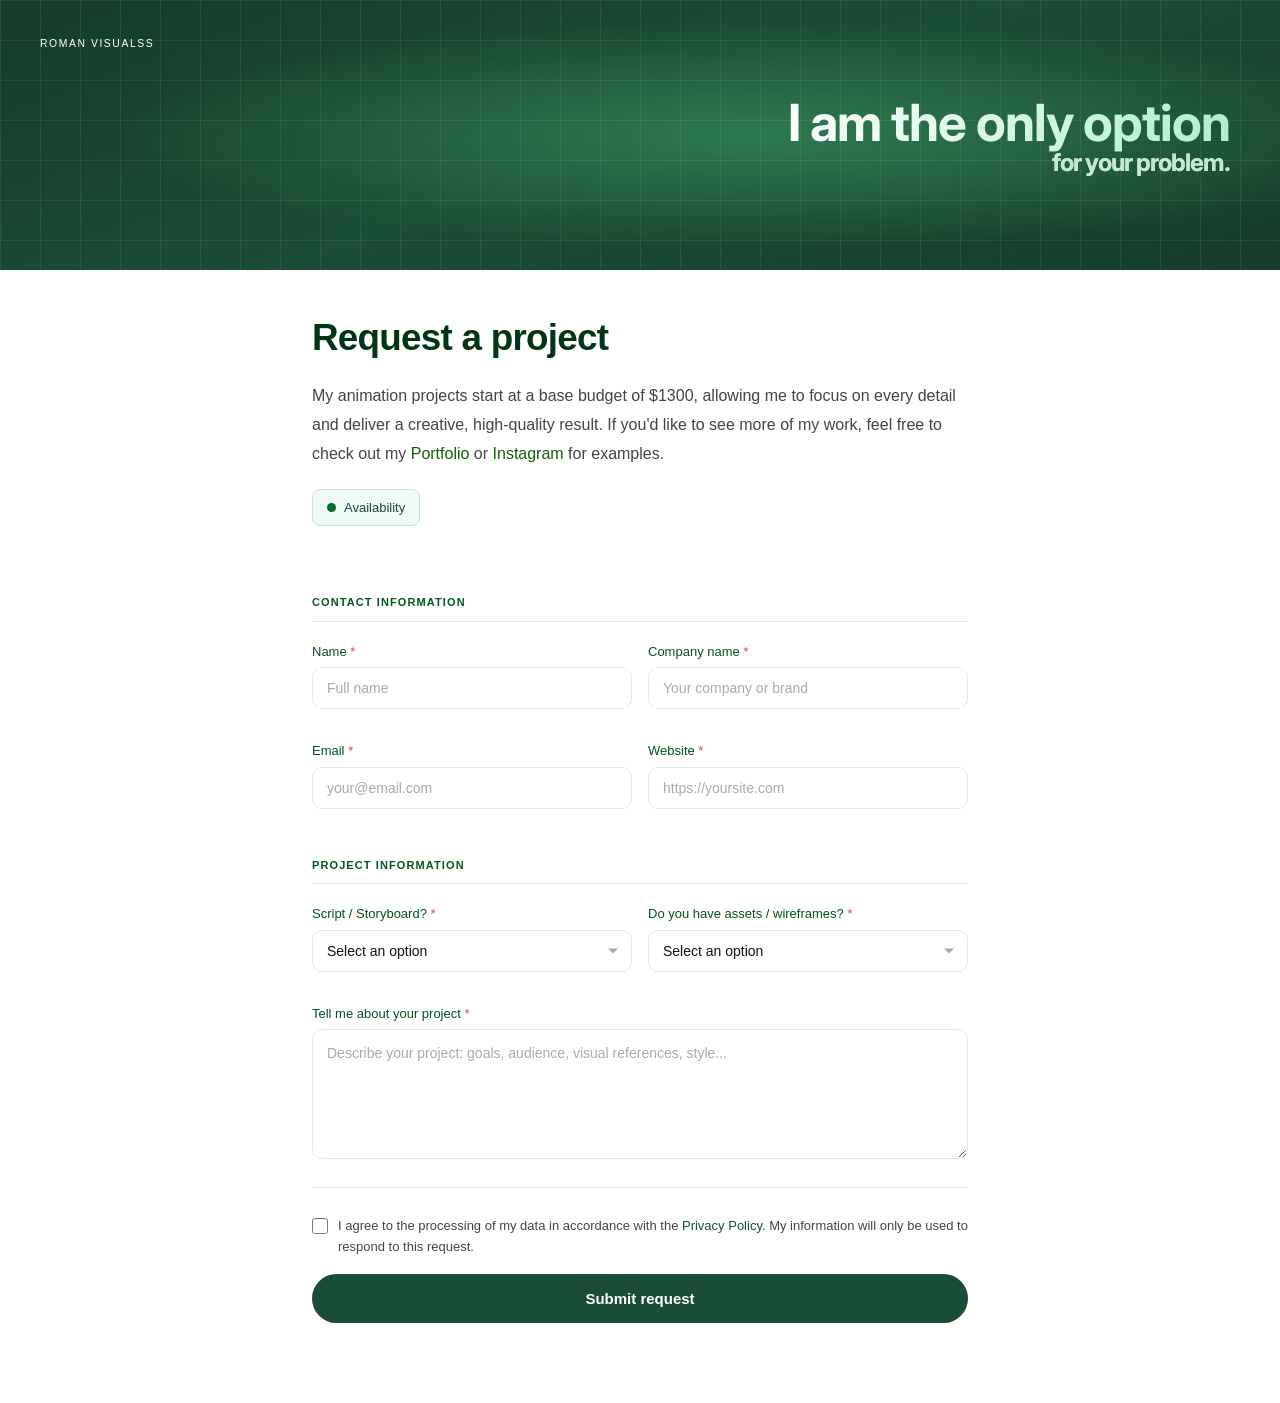
<file: index.html>
<!DOCTYPE html>
<html lang="en">
<head>
  <meta charset="UTF-8" />
  <meta name="viewport" content="width=device-width, initial-scale=1.0" />
  <title>Project Request | roman.visualss</title>
  <link href="https://fonts.googleapis.com/css2?family=Inter:wght@400;500;600&display=swap" rel="stylesheet">
  <link rel="icon" type="image/x-icon" href="FotoempresaIcon.ico">
  <link rel="stylesheet" href="style.css" />
</head>
<body>

<div class="top-bar">
  <span class="top-title">ROMAN <span class="grad">VISUALSS</span></span>
  <p class="top-tagline">
    <span class="line1">I am the only option</span>
    <span class="sub-line">for your problem.</span>
  </p>
</div>

<div class="container">

  <div id="formView">
    <h1>Request a project</h1>

    <p class="intro">
      My animation projects start at a base budget of $1300, allowing me to focus on every detail and deliver a creative, high-quality result. If you'd like to see more of my work, feel free to check out my <a href="https://www.behance.net/ronaldmaldonado5" target="_blank">Portfolio</a> or <a href="https://www.instagram.com/roman.visualss/" target="_blank">Instagram</a> for examples.
    </p>

    <div class="avail">
      <span class="dot"></span>
      Availability
    </div>

    <form id="projectForm" onsubmit="submitForm(event)" novalidate>

      <div class="section-title">Contact Information</div>

      <div class="field-row">
        <div class="field">
          <label>Name <span class="req">*</span></label>
          <input type="text" id="name" placeholder="Full name" />
          <p class="err-msg" id="err-name">Please enter your name.</p>
        </div>
        <div class="field">
          <label>Company name <span class="req">*</span></label>
          <input type="text" id="company" placeholder="Your company or brand" />
          <p class="err-msg" id="err-company">Please enter your company name.</p>
        </div>
      </div>

      <div class="field-row">
        <div class="field">
          <label>Email <span class="req">*</span></label>
          <input type="email" id="email" placeholder="your@email.com" />
          <p class="err-msg" id="err-email">Please enter a valid email.</p>
        </div>
        <div class="field">
          <label>Website <span class="req">*</span></label>
          <input type="url" id="website" placeholder="https://yoursite.com" />
          <p class="err-msg" id="err-website">Please enter your website.</p>
        </div>
      </div>

      <div class="section-title">Project Information</div>

      <div class="field-row">
        <div class="field">
          <label for="script">Script / Storyboard? <span class="req">*</span></label>
          <div class="select-wrap">
            <select id="script">
              <option value="" disabled selected>Select an option</option>
              <option value="yes">Yes, I have one</option>
              <option value="in-progress">In progress</option>
              <option value="no">Not yet</option>
            </select>
          </div>
          <p class="err-msg" id="err-script">Please select an option.</p>
        </div>
        <div class="field">
          <label for="assets">Do you have assets / wireframes? <span class="req">*</span></label>
          <div class="select-wrap">
            <select id="assets">
              <option value="" disabled selected>Select an option</option>
              <option value="yes">Yes</option>
              <option value="some">Some of them</option>
              <option value="no">No</option>
            </select>
          </div>
          <p class="err-msg" id="err-assets">Please select an option.</p>
        </div>
      </div>

      <div class="field">
        <label for="message">Tell me about your project <span class="req">*</span></label>
        <textarea id="message" placeholder="Describe your project: goals, audience, visual references, style..."></textarea>
        <p class="err-msg" id="err-message">Please describe your project (at least 20 characters).</p>
      </div>

      <hr />

      <div class="privacy-row">
        <input type="checkbox" id="privacy" />
        <label class="privacy-label" for="privacy">
          I agree to the processing of my data in accordance with the
          <a href="privacy.html" target="_blank">Privacy Policy</a>.
          My information will only be used to respond to this request.
        </label>
      </div>
      <p class="err-msg" id="err-privacy">You must accept the privacy policy.</p>

      <button type="submit" class="submit-btn">Submit request</button>

    </form>
  </div>

  <div id="successView" class="hidden success">
    <h1>Thank you</h1>
    <p>
      Thank you for submitting your request. I'll carefully review all the details and get back to you within <strong>48 hours</strong> with a response and the next steps.
    </p>
    <p>
      In the meantime, feel free to explore more of my work on
      <a href="https://www.instagram.com/roman.visualss/" target="_blank">Instagram</a>.
    </p>
    <p class="signature">— roman.visualss</p>
  </div>

</div>

<script src="main.js"></script>

</body>
</html>
</file>
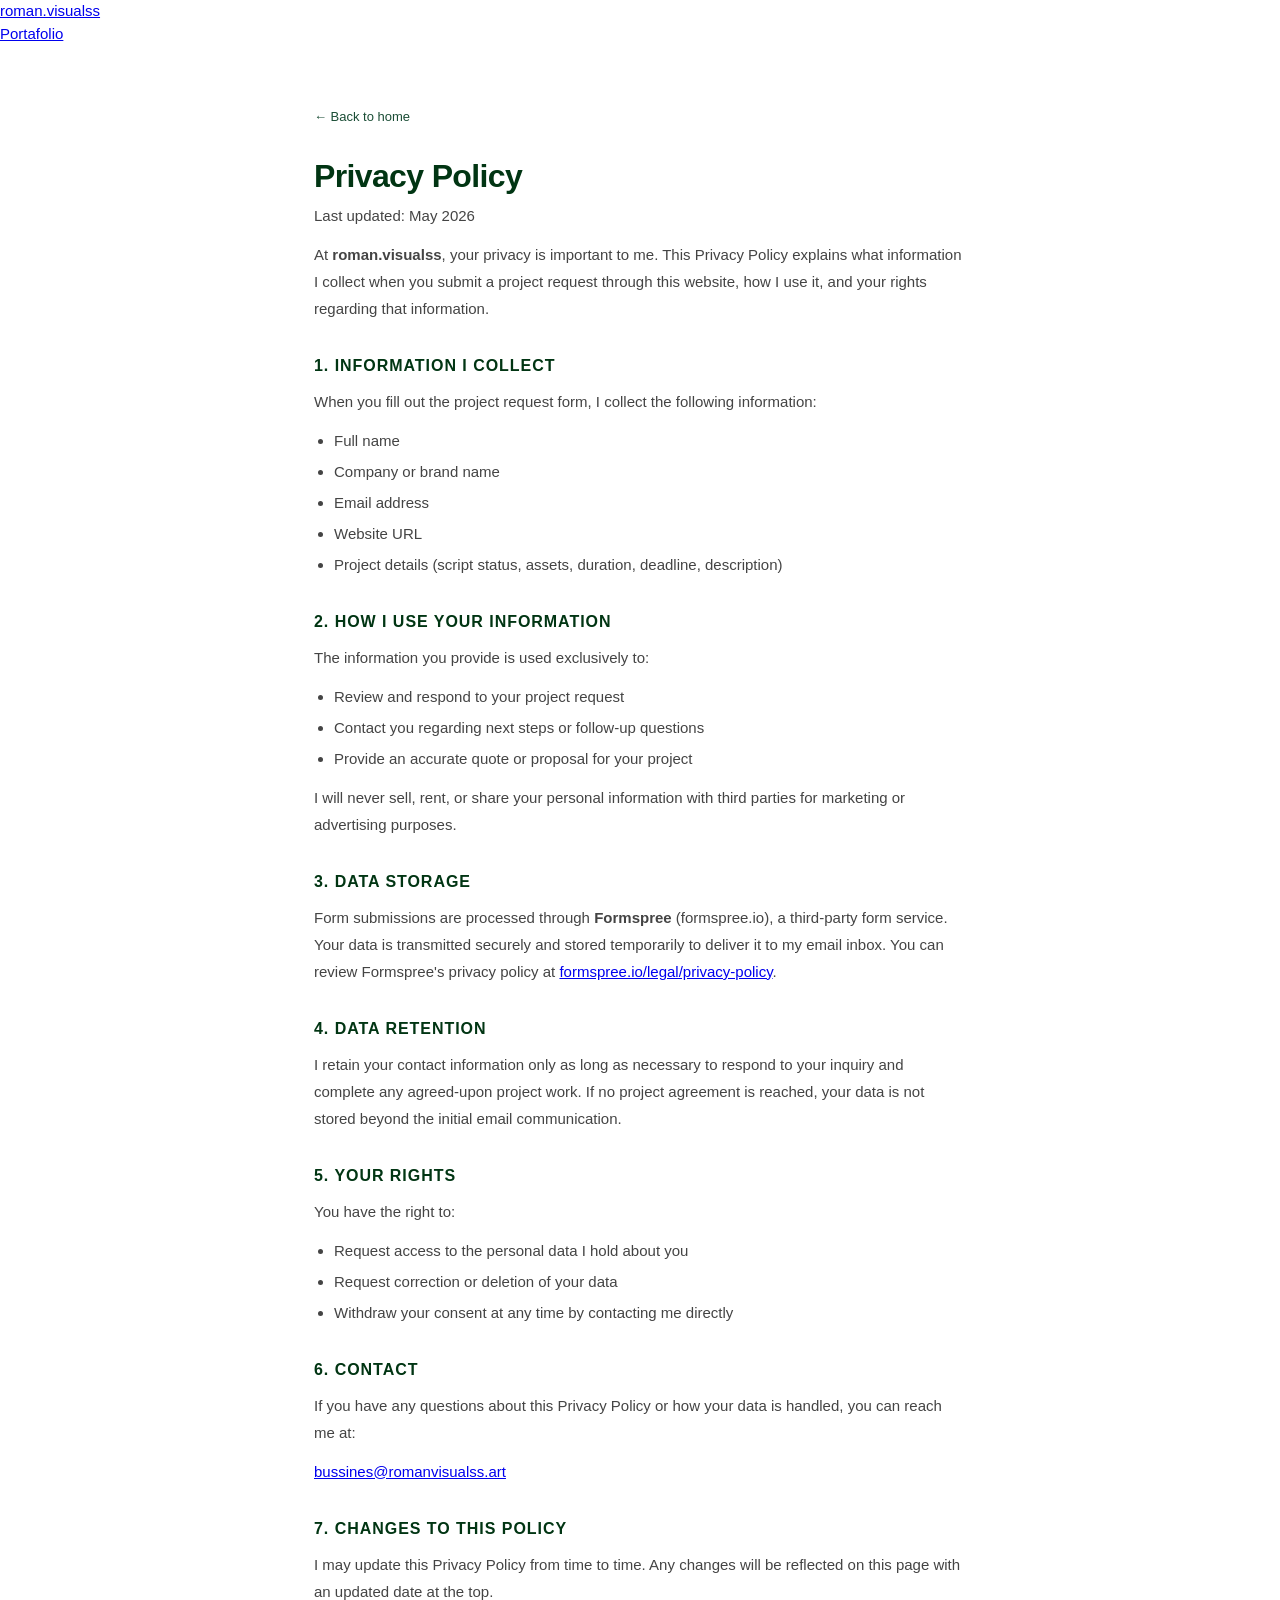
<file: privacy.html>
<!DOCTYPE html>
<html lang="en">
<head>
  <meta charset="UTF-8" />
  <meta name="viewport" content="width=device-width, initial-scale=1.0" />
  <link rel="icon" type="image/x-icon" href="FotoempresaIcon.ico">
  <title>Privacy Policy | roman.visualss</title>
  <link href="https://fonts.googleapis.com/css2?family=Inter:wght@400;500;600&display=swap" rel="stylesheet">
  <link rel="stylesheet" href="style.css" />
  <style>
    .privacy-page {
      max-width: 700px;
      margin: 0 auto;
      padding: 60px 24px 80px;
    }

    .privacy-page h1 {
      font-size: 2rem;
      margin-bottom: 8px;
    }

    .privacy-date {
      font-size: 13px;
      color: #999;
      margin-bottom: 40px;
    }

    .privacy-page h2 {
      font-size: 1rem;
      font-weight: 600;
      color: #013513;
      margin: 32px 0 10px;
      text-transform: uppercase;
      letter-spacing: 0.06em;
    }

    .privacy-page p {
      font-size: 15px;
      color: #444;
      line-height: 1.8;
      margin-bottom: 12px;
    }

    .privacy-page ul {
      padding-left: 20px;
      margin-bottom: 12px;
    }

    .privacy-page ul li {
      font-size: 15px;
      color: #444;
      line-height: 1.8;
      margin-bottom: 4px;
    }

    .back-link {
      display: inline-flex;
      align-items: center;
      gap: 6px;
      font-size: 13px;
      color: #1a4d35;
      text-decoration: none;
      margin-bottom: 32px;
      font-weight: 500;
    }

    .back-link:hover { text-decoration: underline; }
  </style>
</head>
<body>


  <nav class="main-nav">
    <a href="index.html" class="nav-logo">roman.visualss</a>
    <div class="nav-links">
      <a href="index.html#portafolio">Portafolio</a>
    </div>
  </nav>

  <div class="privacy-page">

    <a href="index.html" class="back-link">← Back to home</a>

    <h1>Privacy Policy</h1>
    <p class="privacy-date">Last updated: May 2026</p>

    <p>
      At <strong>roman.visualss</strong>, your privacy is important to me.
      This Privacy Policy explains what information I collect when you submit
      a project request through this website, how I use it, and your rights
      regarding that information.
    </p>

    <h2>1. Information I Collect</h2>
    <p>When you fill out the project request form, I collect the following information:</p>
    <ul>
      <li>Full name</li>
      <li>Company or brand name</li>
      <li>Email address</li>
      <li>Website URL</li>
      <li>Project details (script status, assets, duration, deadline, description)</li>
    </ul>

    <h2>2. How I Use Your Information</h2>
    <p>The information you provide is used exclusively to:</p>
    <ul>
      <li>Review and respond to your project request</li>
      <li>Contact you regarding next steps or follow-up questions</li>
      <li>Provide an accurate quote or proposal for your project</li>
    </ul>
    <p>
      I will never sell, rent, or share your personal information with
      third parties for marketing or advertising purposes.
    </p>

    <h2>3. Data Storage</h2>
    <p>
      Form submissions are processed through <strong>Formspree</strong>
      (formspree.io), a third-party form service. Your data is transmitted
      securely and stored temporarily to deliver it to my email inbox.
      You can review Formspree's privacy policy at
      <a href="https://formspree.io/legal/privacy-policy" target="_blank">formspree.io/legal/privacy-policy</a>.
    </p>

    <h2>4. Data Retention</h2>
    <p>
      I retain your contact information only as long as necessary to
      respond to your inquiry and complete any agreed-upon project work.
      If no project agreement is reached, your data is not stored beyond
      the initial email communication.
    </p>

    <h2>5. Your Rights</h2>
    <p>You have the right to:</p>
    <ul>
      <li>Request access to the personal data I hold about you</li>
      <li>Request correction or deletion of your data</li>
      <li>Withdraw your consent at any time by contacting me directly</li>
    </ul>

    <h2>6. Contact</h2>
    <p>
      If you have any questions about this Privacy Policy or how your
      data is handled, you can reach me at:
    </p>
    <p>
      
      <a href="bussines@romanvisualss.art">bussines@romanvisualss.art</a>
    </p>

    <h2>7. Changes to This Policy</h2>
    <p>
      I may update this Privacy Policy from time to time. Any changes
      will be reflected on this page with an updated date at the top.
    </p>

  </div>

</body>
</html>
</file>
<file: style.css>
*, *::before, *::after { box-sizing: border-box; margin: 0; padding: 0; }

body {
  font-family: -apple-system, 'SF Pro Display', 'Helvetica Neue', sans-serif;
  background: #fff;
  color: #111;
  font-size: 15px;
  line-height: 1.5;
}

.top-bar {
  position: relative;
  overflow: hidden;
  background-color: #1a4d35;
  background-image:
    radial-gradient(ellipse at 60% 50%, #2d7a50 0%, transparent 60%),
    linear-gradient(160deg, #163d2a 0%, #1a4d35 50%, #163d2a 100%);
  color: #fff;
  padding: 40px 50px;
  min-height: 300px;
  display: flex;
  flex-direction: column;
  align-items: flex-start;
  justify-content: flex-start;
}

.top-bar::before {
  content: '';
  position: absolute;
  inset: 0;
  background-image:
    linear-gradient(rgba(255,255,255,0.07) 1px, transparent 1px),
    linear-gradient(90deg, rgba(255,255,255,0.07) 1px, transparent 1px);
  background-size: 40px 40px;
  pointer-events: none;
  z-index: 0;
}

.top-title {
  font-size: 0.65rem;
  font-weight: 400;
  letter-spacing: 0.15em;
  margin: 0;
  position: relative; 
  z-index: 1;
}

.top-tagline {
  font-family: 'Inter', sans-serif;
  font-size: 3.8rem;
  font-weight: 700;
  letter-spacing: -1px;
  line-height: 1.1;
  width: 100%;
  margin: 0;
  position: absolute;
  top: 50%;
  left: 0;
  padding: 0 50px;
  box-sizing: border-box;
  transform: translateY(-50%);
  z-index: 1;
  background: linear-gradient(90deg, #ffffff 60%, #a8edca 100%);
  -webkit-background-clip: text;
  -webkit-text-fill-color: transparent;
  background-clip: text;
  text-align: right;         
}

.top-tagline span {
  display: block;
  font-size: 3.8rem;
}

.sub-line {
  font-size: 1.7rem;         
  -webkit-text-fill-color: rgba(200,230,210,0.90); 
  background: none;          
  text-align: right;        
  padding-left: 0;
}

.top-tagline .sub-line {
  font-size: 1.7rem;
  -webkit-text-fill-color: rgba(200,230,210,0.90); 
  background: none;          
  text-align: right;        
  padding-left: 0;
}

.container {
  width: 100%;
  max-width: 720px;
  margin: 0 auto;
  padding: 48px 40px 80px;
}

h1 {
  font-family: -apple-system, 'SF Pro Display', 'Helvetica Neue', sans-serif;
  font-size: 2.6rem;
  font-weight: 700;
  margin-bottom: 24px;
  color: #013513;
  line-height: 1.1;
  letter-spacing: -0.02em;
}


.intro {
  font-family: -apple-system, 'SF Pro Display', 'Helvetica Neue', sans-serif;
  font-size: 16px;
  color: #444;
  margin-bottom: 20px;
  line-height: 1.8;
}

.intro a {
  color: #116009;
  text-decoration: none;
}
.intro a:hover { text-decoration: underline; }


.avail {
  display: inline-flex;
  align-items: center;
  gap: 8px;
  font-size: 13px;
  color: #1a4d35;
  margin-bottom: 36px;
  padding: 8px 14px;
  background: #f0faf5;
  border: 1px solid #c3e6d0;
  border-radius: 8px;
}

.dot {
  width: 9px;
  height: 9px;
  border-radius: 50%;
  background: #046d32;
  flex-shrink: 0;
  animation: pulse 2s ease-in-out infinite;
}

@keyframes pulse {
  0%, 100% { opacity: 1; transform: scale(1); }
  50%       { opacity: 0.4; transform: scale(0.8); }
}


.section-title {
  font-size: 11px;
  font-weight: 600;
  color: #03581c;
  letter-spacing: 0.1em;
  text-transform: uppercase;
  margin: 32px 0 20px;
  padding-bottom: 10px;
  border-bottom: 1px solid #e5e7eb;
}


.field-row {
  display: grid;
  grid-template-columns: 1fr 1fr;
  gap: 16px;
  margin-bottom: 16px;
}

.field {
  display: flex;
  flex-direction: column;
  gap: 6px;
  margin-bottom: 16px;
}

label {
  font-size: 13px;
  font-weight: 500;
  color: #03511d;
}

.req { color: #e53e3e; }

input[type="text"],
input[type="email"],
input[type="url"],
textarea {
  width: 100%;
  border: 1.5px solid #e5e7eb;
  border-radius: 10px;
  padding: 12px 14px;
  font-family: -apple-system, 'SF Pro Display', 'Helvetica Neue', sans-serif;
  font-size: 14px;
  color: #095c01;
  background: #fff;
  outline: none;
  transition: border-color 0.2s, box-shadow 0.2s;
}

input::placeholder, textarea::placeholder { color: #aaa; }

input:focus, textarea:focus, select:focus {
  border-color: #2d7a50;
  box-shadow: 0 0 0 3px rgba(45,122,80,0.15);
}

input.error,
select.error,
textarea.error {
  border-color: #e53e3e;
  box-shadow: 0 0 0 3px rgba(229,62,62,0.1);
}


.select-wrap { position: relative; }

.select-wrap::after {
  content: '';
  position: absolute;
  right: 14px;
  top: 50%;
  transform: translateY(-50%);
  width: 0; height: 0;
  border-left: 5px solid transparent;
  border-right: 5px solid transparent;
  border-top: 5px solid #aaa;
  pointer-events: none;
}

select {
  width: 100%;
  border: 1.5px solid #e5e7eb;
  border-radius: 10px;
  padding: 12px 14px;
  font-family: -apple-system, 'SF Pro Display', 'Helvetica Neue', sans-serif;
  font-size: 14px;
  color: #111;
  background: #fff;
  outline: none;
  appearance: none;
  -webkit-appearance: none;
  cursor: pointer;
  transition: border-color 0.2s, box-shadow 0.2s;
}

select:focus { border-color: #2d7a50; box-shadow: 0 0 0 3px rgba(45,122,80,0.15); }


textarea {
  resize: vertical;
  min-height: 130px;
  line-height: 1.6;
}


.err-msg {
  font-size: 12px;
  color: #e53e3e;
  margin-top: 2px;
  display: none;
}
.err-msg.show { display: block; }

hr {
  border: none;
  border-top: 1.5px solid #e5e7eb;
  margin: 28px 0;
}


.privacy-row {
  display: flex;
  align-items: flex-start;
  gap: 10px;
  margin-bottom: 8px;
}

.privacy-row input[type="checkbox"] {
  width: 16px;
  height: 16px;
  margin-top: 2px;
  accent-color: #1a4d35;
  flex-shrink: 0;
  border-radius: 4px;
}

.privacy-label {
  font-size: 13px;
  color: #444;
  line-height: 1.6;
  cursor: pointer;
}

.privacy-label a {
  color: #1a4d35;
  text-decoration: none;
}
.privacy-label a:hover { text-decoration: underline; }


.submit-btn {
  width: 100%;
  margin-top: 8px;
  background: #1a4d35;
  color: #fff;
  border: none;
  border-radius: 50px;
  padding: 16px;
  font-family: -apple-system, 'SF Pro Display', 'Helvetica Neue', sans-serif;
  font-size: 15px;
  font-weight: 600;
  cursor: pointer;
  transition: background 0.2s, transform 0.1s;
}

.submit-btn:hover { background: #163d2a; }
.submit-btn:active { transform: scale(0.99); }
.submit-btn:disabled { background: #aaa; cursor: not-allowed; }


.success { padding: 20px 0; }
.success h1 { font-size: 1.6rem; margin-bottom: 20px; }
.success p {
  color: #333;
  line-height: 1.75;
  margin-bottom: 16px;
  max-width: 620px;
}
.signature {
  font-weight: 700;
  color: #111 !important;
  margin-top: 24px;
}

.hidden { display: none; }


.date-wrap {
  display: grid;
  grid-template-columns: 1fr 2fr 1.5fr;
  gap: 8px;
}

.date-part {
  width: 100%;
  border: 1.5px solid #e5e7eb;
  border-radius: 10px;
  padding: 12px 14px;
  font-family: -apple-system, 'SF Pro Display', 'Helvetica Neue', sans-serif;
  font-size: 14px;
  color: #111;
  background: #fff;
  outline: none;
  appearance: none;
  -webkit-appearance: none;
  cursor: pointer;
  transition: border-color 0.2s, box-shadow 0.2s;
}

.date-part:focus {
  border-color: #2d7a50;
  box-shadow: 0 0 0 3px rgba(45,122,80,0.15);
}
@media (max-width: 480px) {
  .top-bar {
    padding: 24px 20px;
    min-height: 180px;
  }
  .top-tagline {
    padding: 0 20px;
  }
  .top-tagline span {
    font-size: 1.5rem;
  }
  .top-tagline .sub-line {
    font-size: 0.85rem;
  }
  .field-row {
    grid-template-columns: 1fr;
  }
  h1 {
    font-size: 1.6rem;
  }
  .container {
    padding: 32px 16px 60px;
  }
}

@media (min-width: 481px) and (max-width: 768px) {
  .top-bar {
    padding: 30px 30px;
    min-height: 240px;
  }
  .top-tagline span {
    font-size: 2.8rem;
  }
  .top-tagline .sub-line {
    font-size: 1.3rem;
  }
  .field-row {
    grid-template-columns: 1fr;
  }
  h1 {
    font-size: 2rem;
  }
  .main-nav {
    padding: 14px 24px;
  }
  .container {
    padding: 40px 24px 70px;
  }
}

@media (min-width: 769px) and (max-width: 1280px) {
  .top-bar {
    padding: 36px 40px;
    min-height: 270px;
  }
  .top-tagline span {
    font-size: 3.2rem;
  }
  .top-tagline .sub-line {
    font-size: 1.5rem;
  }
  h1 {
    font-size: 2.3rem;
  }
  .container {
    padding: 48px 32px 80px;
  }
}

@media (min-width: 1281px) {
  .top-bar {
    min-height: 320px;
  }
  .top-tagline span {
    font-size: 4.2rem;
  }
  .top-tagline .sub-line {
    font-size: 2rem;
  }
  h1 {
    font-size: 2.8rem;
  }
  .container {
    max-width: 720px;
    padding: 48px 40px 80px;
  }
}
</file>
